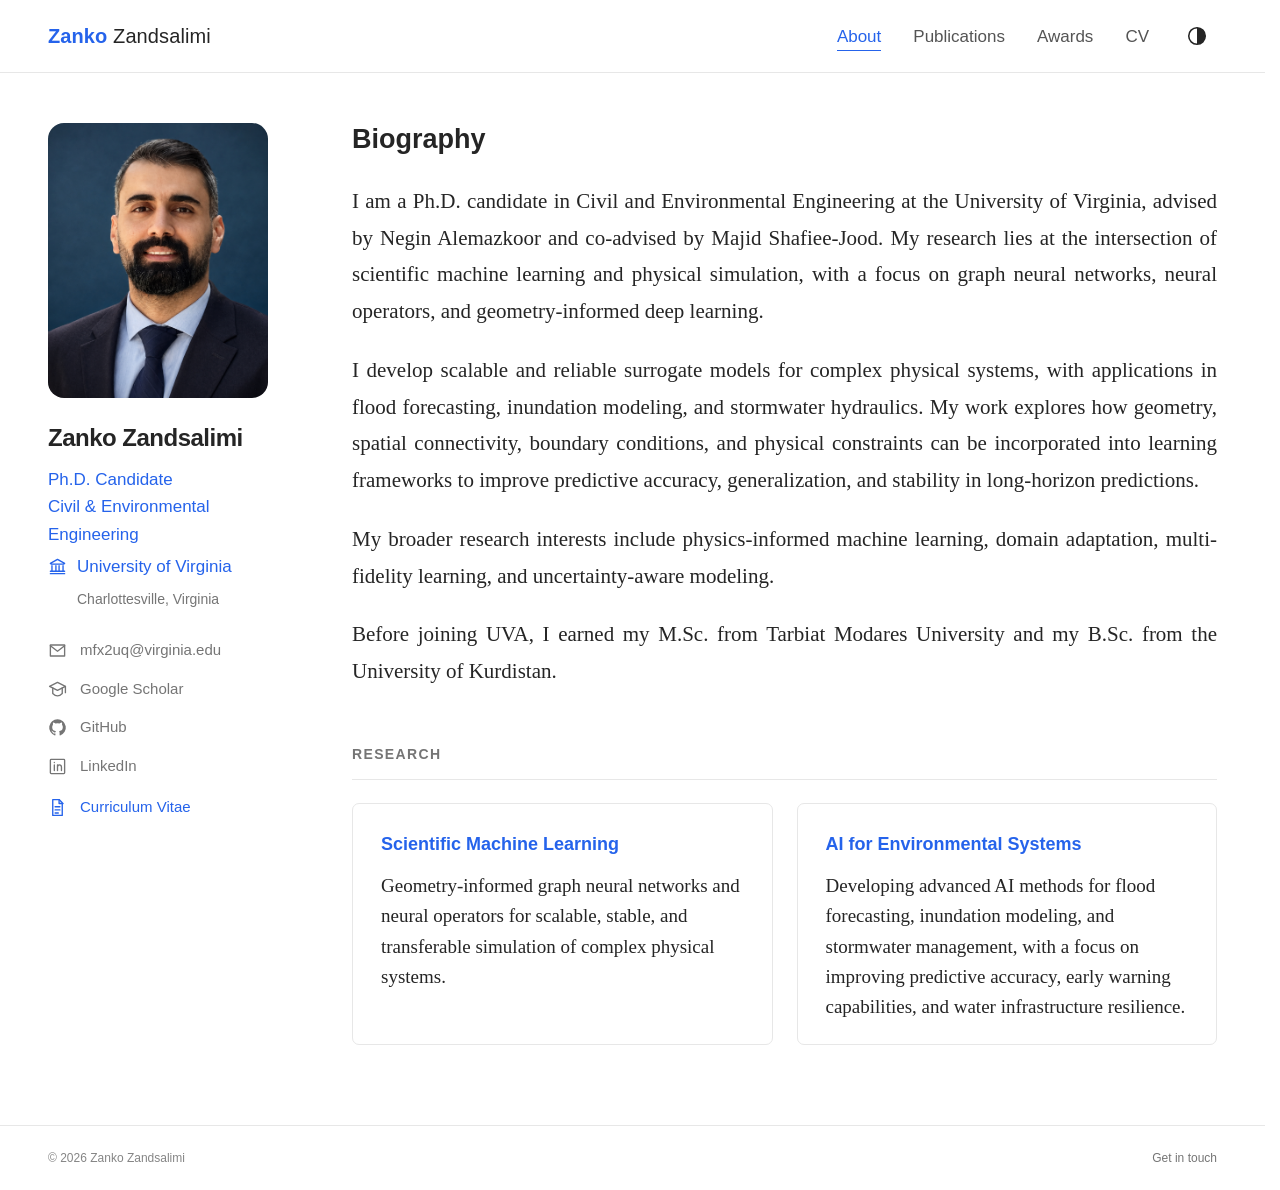
<file: index.html>
<!doctype html>
<html lang="en">
<head><meta charset="utf-8"><meta name="viewport" content="width=device-width, initial-scale=1"><meta name="color-scheme" content="light dark"><script src="theme-init.js"></script>
<meta name="robots" content="index, follow"><title>Zanko Zandsalimi | Scientific Machine Learning &amp; Flood Forecasting</title><meta name="description" content="Zanko Zandsalimi is a Ph.D. candidate at the University of Virginia working on scientific machine learning, geometry-informed models, and flood forecasting."><link rel="canonical" href="https://zandsalimizanko.github.io/">
<link rel="icon" type="image/svg+xml" href="assets/favicon.svg"><link rel="stylesheet" href="styles.css"><script src="site.js" defer></script></head>
<body><a class="skip-link" href="#main">Skip to content</a>
<header class="site-header"><div class="wrap header-inner"><a class="brand" href="index.html"><span class="brand-first">Zanko</span> <span class="brand-last">Zandsalimi</span></a>
<nav class="site-nav" id="navigation" aria-label="Main navigation"><a href="index.html" aria-current="page">About</a><a href="publications.html">Publications</a><a href="awards.html">Awards</a><a href="assets/CV_Zanko_Zandsalimi.pdf" target="_blank" rel="noopener noreferrer" title="Curriculum Vitae (PDF)">CV</a></nav>
<div class="header-controls"><button class="theme-toggle" type="button" aria-label="Switch to dark theme" aria-pressed="false" title="Switch to dark theme"><svg class="icon" viewBox="0 0 24 24" fill="none" stroke="currentColor" stroke-width="1.7" stroke-linecap="round" stroke-linejoin="round" aria-hidden="true"><circle cx="12" cy="12" r="9"/><path d="M12 3a9 9 0 0 1 0 18z" fill="currentColor" stroke="none"/></svg></button><button type="button" class="menu-toggle" aria-expanded="false" aria-controls="navigation" aria-label="Open navigation"><svg class="icon" viewBox="0 0 24 24" fill="none" stroke="currentColor" stroke-width="1.7" stroke-linecap="round" stroke-linejoin="round" aria-hidden="true"><path d="M4 6h16M4 12h16M4 18h16"/></svg><span>Menu</span></button></div></div></header>
<div class="wrap layout"><aside class="profile" aria-label="Profile">
    <img class="portrait" src="assets/zanko-zandsalimi.jpeg" width="480" height="600" alt="Portrait of Zanko Zandsalimi">
    <div class="profile-info"><h1>Zanko Zandsalimi</h1>
      <p class="role">Ph.D. Candidate<span>Civil &amp; Environmental Engineering</span></p>
      <p class="affiliation"><svg class="icon" viewBox="0 0 24 24" fill="none" stroke="currentColor" stroke-width="1.7" stroke-linecap="round" stroke-linejoin="round" aria-hidden="true"><path d="m3 8 9-5 9 5M4 9h16M5 11v7m5-7v7m4-7v7m5-7v7M3 21h18M3 18h18"/></svg><span>University of Virginia</span></p>
      <p class="location">Charlottesville, Virginia</p>
    </div>
    <div class="profile-links">
      <a class="email-link" href="mailto:mfx2uq@virginia.edu"><svg class="icon" viewBox="0 0 24 24" fill="none" stroke="currentColor" stroke-width="1.7" stroke-linecap="round" stroke-linejoin="round" aria-hidden="true"><path d="M3 5h18v14H3z"/><path d="m3 6 9 7 9-7"/></svg><span>mfx2uq@virginia.edu</span></a>
      <a href="https://scholar.google.com/citations?user=lIaSr3oAAAAJ" target="_blank" rel="noopener noreferrer"><svg class="icon" viewBox="0 0 24 24" fill="none" stroke="currentColor" stroke-width="1.7" stroke-linecap="round" stroke-linejoin="round" aria-hidden="true"><path d="m2 8 10-5 10 5-10 5z"/><path d="M6 10v7c4 4 8 4 12 0v-7M22 8v8"/></svg><span>Google Scholar</span></a>
      <a href="https://github.com/Zanko-WRM" target="_blank" rel="noopener noreferrer"><svg class="icon" viewBox="0 0 24 24" fill="none" stroke="currentColor" stroke-width="1.7" stroke-linecap="round" stroke-linejoin="round" aria-hidden="true"><path fill="currentColor" stroke="none" d="M12 1.5a10.5 10.5 0 0 0-3.32 20.46c.52.1.72-.22.72-.5v-1.95c-2.92.63-3.54-1.24-3.54-1.24-.48-1.21-1.17-1.53-1.17-1.53-.95-.65.08-.64.08-.64 1.05.08 1.6 1.08 1.6 1.08.94 1.6 2.46 1.14 3.06.87.1-.68.37-1.14.67-1.4-2.33-.27-4.78-1.17-4.78-5.19 0-1.15.41-2.09 1.08-2.82-.1-.27-.47-1.34.11-2.78 0 0 .88-.28 2.89 1.08a10 10 0 0 1 5.24 0c2-1.36 2.88-1.08 2.88-1.08.58 1.44.21 2.51.11 2.78.67.73 1.08 1.67 1.08 2.82 0 4.03-2.45 4.92-4.79 5.18.38.33.71.97.71 1.96v2.86c0 .28.19.61.72.5A10.5 10.5 0 0 0 12 1.5z"/></svg><span>GitHub</span></a>
      <a href="https://www.linkedin.com/in/zanko-zandsalimi-bb3569143/" target="_blank" rel="noopener noreferrer"><svg class="icon" viewBox="0 0 24 24" fill="none" stroke="currentColor" stroke-width="1.7" stroke-linecap="round" stroke-linejoin="round" aria-hidden="true"><rect x="3" y="3" width="18" height="18" rx="1"/><path d="M8 10v7M8 7v.1M12 17v-7m0 3c0-4 5-4 5 0v4"/></svg><span>LinkedIn</span></a>
      <a class="cv-link" href="assets/CV_Zanko_Zandsalimi.pdf" target="_blank" rel="noopener noreferrer"><svg class="icon" viewBox="0 0 24 24" fill="none" stroke="currentColor" stroke-width="1.7" stroke-linecap="round" stroke-linejoin="round" aria-hidden="true"><path d="M6 2h8l4 4v16H6z"/><path d="M14 2v5h5M9 11h6M9 15h6M9 19h4"/></svg><span>Curriculum Vitae</span></a>
    </div>
  </aside><main class="content" id="main" tabindex="-1"><section class="section" aria-labelledby="about"><h2 class="page-title biography-title" id="about">Biography</h2><div class="prose"><p>I am a Ph.D. candidate in Civil and Environmental Engineering at the University of Virginia, advised by Negin Alemazkoor and co-advised by Majid Shafiee-Jood. My research lies at the intersection of scientific machine learning and physical simulation, with a focus on graph neural networks, neural operators, and geometry-informed deep learning.</p><p>I develop scalable and reliable surrogate models for complex physical systems, with applications in flood forecasting, inundation modeling, and stormwater hydraulics. My work explores how geometry, spatial connectivity, boundary conditions, and physical constraints can be incorporated into learning frameworks to improve predictive accuracy, generalization, and stability in long-horizon predictions.</p><p>My broader research interests include physics-informed machine learning, domain adaptation, multi-fidelity learning, and uncertainty-aware modeling.</p><p>Before joining UVA, I earned my M.Sc. from Tarbiat Modares University and my B.Sc. from the University of Kurdistan.</p></div></section><section class="section" aria-labelledby="research"><h2 class="section-label" id="research">Research</h2><div class="research-grid"><article class="research-card"><h3>Scientific Machine Learning</h3><p>Geometry-informed graph neural networks and neural operators for scalable, stable, and transferable simulation of complex physical systems.</p></article><article class="research-card"><h3>AI for Environmental Systems</h3><p>Developing advanced AI methods for flood forecasting, inundation modeling, and stormwater management, with a focus on improving predictive accuracy, early warning capabilities, and water infrastructure resilience.</p></article></div></section></main></div>
<footer class="site-footer"><div class="wrap footer-inner"><span>© 2026 Zanko Zandsalimi</span><a href="mailto:mfx2uq@virginia.edu">Get in touch</a></div></footer>
</body></html>
</file>
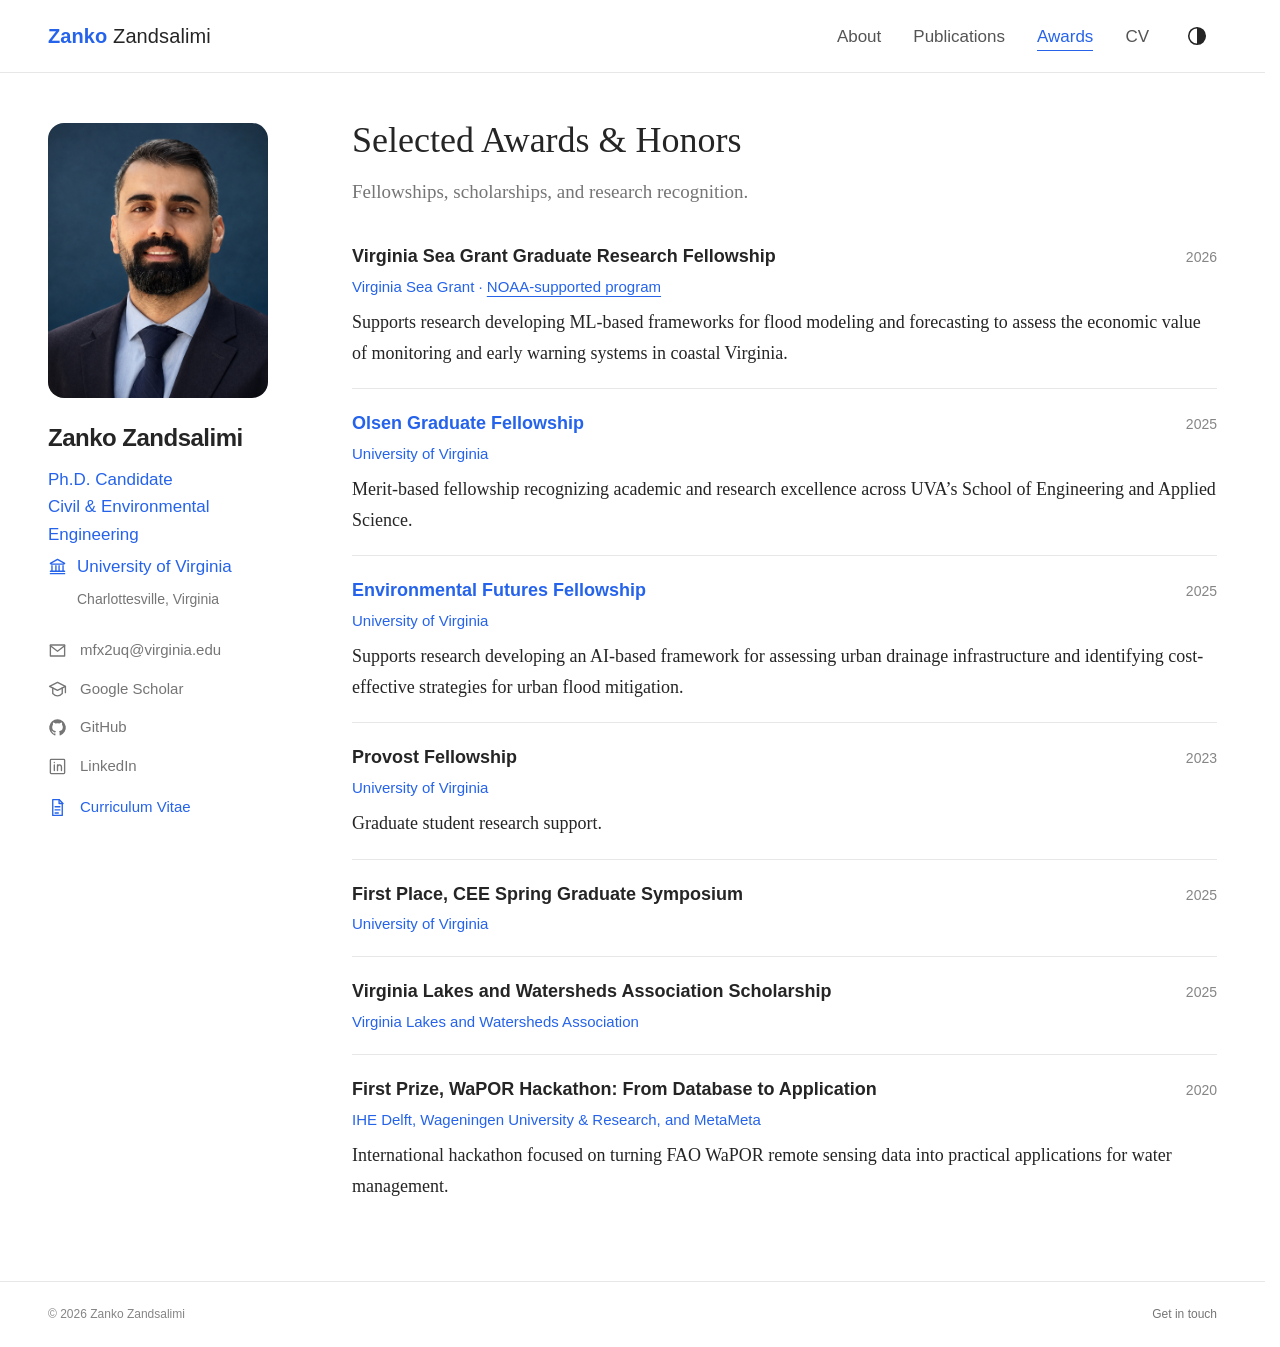
<file: awards.html>
<!doctype html>
<html lang="en">
<head><meta charset="utf-8"><meta name="viewport" content="width=device-width, initial-scale=1"><meta name="color-scheme" content="light dark"><script src="theme-init.js"></script>
<meta name="robots" content="index, follow"><title>Zanko Zandsalimi | Awards</title><meta name="description" content="Zanko Zandsalimi is a Ph.D. candidate at the University of Virginia working on scientific machine learning, geometry-informed models, and flood forecasting."><link rel="canonical" href="https://zandsalimizanko.github.io/awards.html">
<link rel="icon" type="image/svg+xml" href="assets/favicon.svg"><link rel="stylesheet" href="styles.css"><script src="site.js" defer></script></head>
<body><a class="skip-link" href="#main">Skip to content</a>
<header class="site-header"><div class="wrap header-inner"><a class="brand" href="index.html"><span class="brand-first">Zanko</span> <span class="brand-last">Zandsalimi</span></a>
<nav class="site-nav" id="navigation" aria-label="Main navigation"><a href="index.html">About</a><a href="publications.html">Publications</a><a href="awards.html" aria-current="page">Awards</a><a href="assets/CV_Zanko_Zandsalimi.pdf" target="_blank" rel="noopener noreferrer" title="Curriculum Vitae (PDF)">CV</a></nav>
<div class="header-controls"><button class="theme-toggle" type="button" aria-label="Switch to dark theme" aria-pressed="false" title="Switch to dark theme"><svg class="icon" viewBox="0 0 24 24" fill="none" stroke="currentColor" stroke-width="1.7" stroke-linecap="round" stroke-linejoin="round" aria-hidden="true"><circle cx="12" cy="12" r="9"/><path d="M12 3a9 9 0 0 1 0 18z" fill="currentColor" stroke="none"/></svg></button><button type="button" class="menu-toggle" aria-expanded="false" aria-controls="navigation" aria-label="Open navigation"><svg class="icon" viewBox="0 0 24 24" fill="none" stroke="currentColor" stroke-width="1.7" stroke-linecap="round" stroke-linejoin="round" aria-hidden="true"><path d="M4 6h16M4 12h16M4 18h16"/></svg><span>Menu</span></button></div></div></header>
<div class="wrap layout"><aside class="profile" aria-label="Profile">
    <img class="portrait" src="assets/zanko-zandsalimi.jpeg" width="480" height="600" alt="Portrait of Zanko Zandsalimi">
    <div class="profile-info"><h1>Zanko Zandsalimi</h1>
      <p class="role">Ph.D. Candidate<span>Civil &amp; Environmental Engineering</span></p>
      <p class="affiliation"><svg class="icon" viewBox="0 0 24 24" fill="none" stroke="currentColor" stroke-width="1.7" stroke-linecap="round" stroke-linejoin="round" aria-hidden="true"><path d="m3 8 9-5 9 5M4 9h16M5 11v7m5-7v7m4-7v7m5-7v7M3 21h18M3 18h18"/></svg><span>University of Virginia</span></p>
      <p class="location">Charlottesville, Virginia</p>
    </div>
    <div class="profile-links">
      <a class="email-link" href="mailto:mfx2uq@virginia.edu"><svg class="icon" viewBox="0 0 24 24" fill="none" stroke="currentColor" stroke-width="1.7" stroke-linecap="round" stroke-linejoin="round" aria-hidden="true"><path d="M3 5h18v14H3z"/><path d="m3 6 9 7 9-7"/></svg><span>mfx2uq@virginia.edu</span></a>
      <a href="https://scholar.google.com/citations?user=lIaSr3oAAAAJ" target="_blank" rel="noopener noreferrer"><svg class="icon" viewBox="0 0 24 24" fill="none" stroke="currentColor" stroke-width="1.7" stroke-linecap="round" stroke-linejoin="round" aria-hidden="true"><path d="m2 8 10-5 10 5-10 5z"/><path d="M6 10v7c4 4 8 4 12 0v-7M22 8v8"/></svg><span>Google Scholar</span></a>
      <a href="https://github.com/Zanko-WRM" target="_blank" rel="noopener noreferrer"><svg class="icon" viewBox="0 0 24 24" fill="none" stroke="currentColor" stroke-width="1.7" stroke-linecap="round" stroke-linejoin="round" aria-hidden="true"><path fill="currentColor" stroke="none" d="M12 1.5a10.5 10.5 0 0 0-3.32 20.46c.52.1.72-.22.72-.5v-1.95c-2.92.63-3.54-1.24-3.54-1.24-.48-1.21-1.17-1.53-1.17-1.53-.95-.65.08-.64.08-.64 1.05.08 1.6 1.08 1.6 1.08.94 1.6 2.46 1.14 3.06.87.1-.68.37-1.14.67-1.4-2.33-.27-4.78-1.17-4.78-5.19 0-1.15.41-2.09 1.08-2.82-.1-.27-.47-1.34.11-2.78 0 0 .88-.28 2.89 1.08a10 10 0 0 1 5.24 0c2-1.36 2.88-1.08 2.88-1.08.58 1.44.21 2.51.11 2.78.67.73 1.08 1.67 1.08 2.82 0 4.03-2.45 4.92-4.79 5.18.38.33.71.97.71 1.96v2.86c0 .28.19.61.72.5A10.5 10.5 0 0 0 12 1.5z"/></svg><span>GitHub</span></a>
      <a href="https://www.linkedin.com/in/zanko-zandsalimi-bb3569143/" target="_blank" rel="noopener noreferrer"><svg class="icon" viewBox="0 0 24 24" fill="none" stroke="currentColor" stroke-width="1.7" stroke-linecap="round" stroke-linejoin="round" aria-hidden="true"><rect x="3" y="3" width="18" height="18" rx="1"/><path d="M8 10v7M8 7v.1M12 17v-7m0 3c0-4 5-4 5 0v4"/></svg><span>LinkedIn</span></a>
      <a class="cv-link" href="assets/CV_Zanko_Zandsalimi.pdf" target="_blank" rel="noopener noreferrer"><svg class="icon" viewBox="0 0 24 24" fill="none" stroke="currentColor" stroke-width="1.7" stroke-linecap="round" stroke-linejoin="round" aria-hidden="true"><path d="M6 2h8l4 4v16H6z"/><path d="M14 2v5h5M9 11h6M9 15h6M9 19h4"/></svg><span>Curriculum Vitae</span></a>
    </div>
  </aside><main class="content" id="main" tabindex="-1"><h2 class="page-title">Selected Awards & Honors</h2><p class="page-intro">Fellowships, scholarships, and research recognition.</p><div class="timeline"><article class="timeline-item"><div class="item-top"><h3>Virginia Sea Grant Graduate Research Fellowship</h3><time>2026</time></div><p class="institution">Virginia Sea Grant · <a href="https://seagrant.noaa.gov/" target="_blank" rel="noopener noreferrer">NOAA-supported program</a></p><p class="item-detail">Supports research developing ML-based frameworks for flood modeling and forecasting to assess the economic value of monitoring and early warning systems in coastal Virginia.</p></article><article class="timeline-item"><div class="item-top"><h3><a href="https://engineering.virginia.edu/graduate-study/future-grad-students/graduate-fellowships/endowed-fellowships" target="_blank" rel="noopener noreferrer">Olsen Graduate Fellowship</a></h3><time>2025</time></div><p class="institution">University of Virginia</p><p class="item-detail">Merit-based fellowship recognizing academic and research excellence across UVA’s School of Engineering and Applied Science.</p></article><article class="timeline-item"><div class="item-top"><h3><a href="https://environment.virginia.edu/news/three-environmental-futures-fellows-help-communities-navigate-changing-climate" target="_blank" rel="noopener noreferrer">Environmental Futures Fellowship</a></h3><time>2025</time></div><p class="institution">University of Virginia</p><p class="item-detail">Supports research developing an AI-based framework for assessing urban drainage infrastructure and identifying cost-effective strategies for urban flood mitigation.</p></article><article class="timeline-item"><div class="item-top"><h3>Provost Fellowship</h3><time>2023</time></div><p class="institution">University of Virginia</p><p class="item-detail">Graduate student research support.</p></article><article class="timeline-item"><div class="item-top"><h3>First Place, CEE Spring Graduate Symposium</h3><time>2025</time></div><p class="institution">University of Virginia</p></article><article class="timeline-item"><div class="item-top"><h3>Virginia Lakes and Watersheds Association Scholarship</h3><time>2025</time></div><p class="institution">Virginia Lakes and Watersheds Association</p></article><article class="timeline-item"><div class="item-top"><h3>First Prize, WaPOR Hackathon: From Database to Application</h3><time>2020</time></div><p class="institution">IHE Delft, Wageningen University &amp; Research, and MetaMeta</p><p class="item-detail">International hackathon focused on turning FAO WaPOR remote sensing data into practical applications for water management.</p></article></div></main></div>
<footer class="site-footer"><div class="wrap footer-inner"><span>© 2026 Zanko Zandsalimi</span><a href="mailto:mfx2uq@virginia.edu">Get in touch</a></div></footer>
</body></html>
</file>
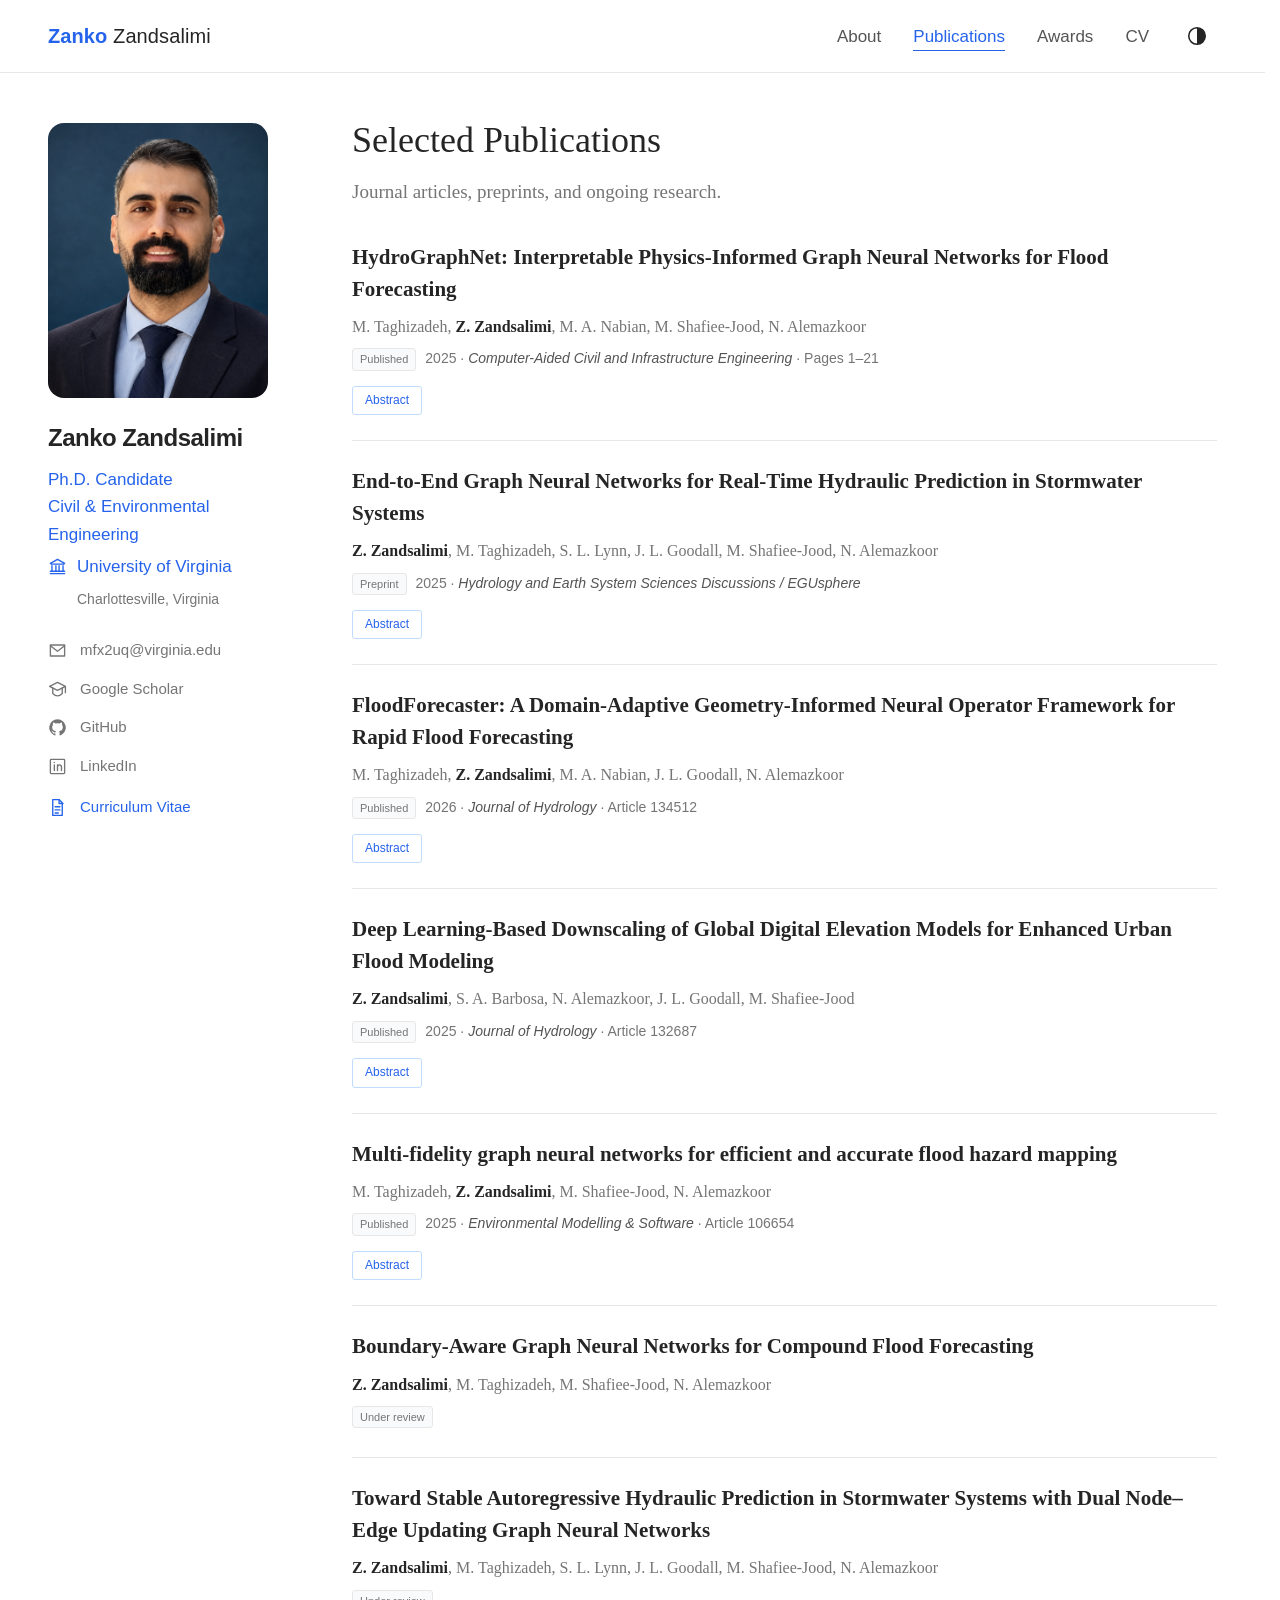
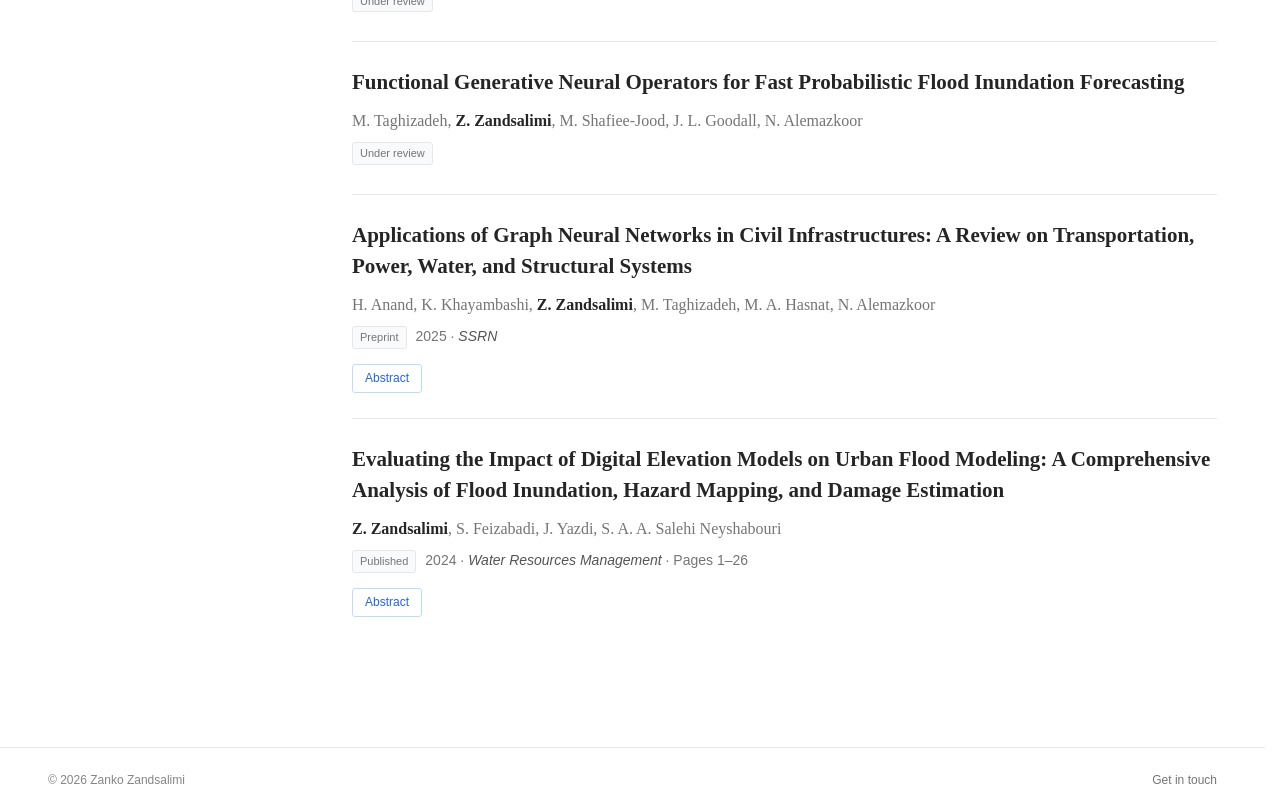
<file: publications.html>
<!doctype html>
<html lang="en">
<head><meta charset="utf-8"><meta name="viewport" content="width=device-width, initial-scale=1"><meta name="color-scheme" content="light dark"><script src="theme-init.js"></script>
<meta name="robots" content="index, follow"><title>Zanko Zandsalimi | Publications</title><meta name="description" content="Zanko Zandsalimi is a Ph.D. candidate at the University of Virginia working on scientific machine learning, geometry-informed models, and flood forecasting."><link rel="canonical" href="https://zandsalimizanko.github.io/publications.html">
<link rel="icon" type="image/svg+xml" href="assets/favicon.svg"><link rel="stylesheet" href="styles.css"><script src="site.js" defer></script></head>
<body><a class="skip-link" href="#main">Skip to content</a>
<header class="site-header"><div class="wrap header-inner"><a class="brand" href="index.html"><span class="brand-first">Zanko</span> <span class="brand-last">Zandsalimi</span></a>
<nav class="site-nav" id="navigation" aria-label="Main navigation"><a href="index.html">About</a><a href="publications.html" aria-current="page">Publications</a><a href="awards.html">Awards</a><a href="assets/CV_Zanko_Zandsalimi.pdf" target="_blank" rel="noopener noreferrer" title="Curriculum Vitae (PDF)">CV</a></nav>
<div class="header-controls"><button class="theme-toggle" type="button" aria-label="Switch to dark theme" aria-pressed="false" title="Switch to dark theme"><svg class="icon" viewBox="0 0 24 24" fill="none" stroke="currentColor" stroke-width="1.7" stroke-linecap="round" stroke-linejoin="round" aria-hidden="true"><circle cx="12" cy="12" r="9"/><path d="M12 3a9 9 0 0 1 0 18z" fill="currentColor" stroke="none"/></svg></button><button type="button" class="menu-toggle" aria-expanded="false" aria-controls="navigation" aria-label="Open navigation"><svg class="icon" viewBox="0 0 24 24" fill="none" stroke="currentColor" stroke-width="1.7" stroke-linecap="round" stroke-linejoin="round" aria-hidden="true"><path d="M4 6h16M4 12h16M4 18h16"/></svg><span>Menu</span></button></div></div></header>
<div class="wrap layout"><aside class="profile" aria-label="Profile">
    <img class="portrait" src="assets/zanko-zandsalimi.jpeg" width="480" height="600" alt="Portrait of Zanko Zandsalimi">
    <div class="profile-info"><h1>Zanko Zandsalimi</h1>
      <p class="role">Ph.D. Candidate<span>Civil &amp; Environmental Engineering</span></p>
      <p class="affiliation"><svg class="icon" viewBox="0 0 24 24" fill="none" stroke="currentColor" stroke-width="1.7" stroke-linecap="round" stroke-linejoin="round" aria-hidden="true"><path d="m3 8 9-5 9 5M4 9h16M5 11v7m5-7v7m4-7v7m5-7v7M3 21h18M3 18h18"/></svg><span>University of Virginia</span></p>
      <p class="location">Charlottesville, Virginia</p>
    </div>
    <div class="profile-links">
      <a class="email-link" href="mailto:mfx2uq@virginia.edu"><svg class="icon" viewBox="0 0 24 24" fill="none" stroke="currentColor" stroke-width="1.7" stroke-linecap="round" stroke-linejoin="round" aria-hidden="true"><path d="M3 5h18v14H3z"/><path d="m3 6 9 7 9-7"/></svg><span>mfx2uq@virginia.edu</span></a>
      <a href="https://scholar.google.com/citations?user=lIaSr3oAAAAJ" target="_blank" rel="noopener noreferrer"><svg class="icon" viewBox="0 0 24 24" fill="none" stroke="currentColor" stroke-width="1.7" stroke-linecap="round" stroke-linejoin="round" aria-hidden="true"><path d="m2 8 10-5 10 5-10 5z"/><path d="M6 10v7c4 4 8 4 12 0v-7M22 8v8"/></svg><span>Google Scholar</span></a>
      <a href="https://github.com/Zanko-WRM" target="_blank" rel="noopener noreferrer"><svg class="icon" viewBox="0 0 24 24" fill="none" stroke="currentColor" stroke-width="1.7" stroke-linecap="round" stroke-linejoin="round" aria-hidden="true"><path fill="currentColor" stroke="none" d="M12 1.5a10.5 10.5 0 0 0-3.32 20.46c.52.1.72-.22.72-.5v-1.95c-2.92.63-3.54-1.24-3.54-1.24-.48-1.21-1.17-1.53-1.17-1.53-.95-.65.08-.64.08-.64 1.05.08 1.6 1.08 1.6 1.08.94 1.6 2.46 1.14 3.06.87.1-.68.37-1.14.67-1.4-2.33-.27-4.78-1.17-4.78-5.19 0-1.15.41-2.09 1.08-2.82-.1-.27-.47-1.34.11-2.78 0 0 .88-.28 2.89 1.08a10 10 0 0 1 5.24 0c2-1.36 2.88-1.08 2.88-1.08.58 1.44.21 2.51.11 2.78.67.73 1.08 1.67 1.08 2.82 0 4.03-2.45 4.92-4.79 5.18.38.33.71.97.71 1.96v2.86c0 .28.19.61.72.5A10.5 10.5 0 0 0 12 1.5z"/></svg><span>GitHub</span></a>
      <a href="https://www.linkedin.com/in/zanko-zandsalimi-bb3569143/" target="_blank" rel="noopener noreferrer"><svg class="icon" viewBox="0 0 24 24" fill="none" stroke="currentColor" stroke-width="1.7" stroke-linecap="round" stroke-linejoin="round" aria-hidden="true"><rect x="3" y="3" width="18" height="18" rx="1"/><path d="M8 10v7M8 7v.1M12 17v-7m0 3c0-4 5-4 5 0v4"/></svg><span>LinkedIn</span></a>
      <a class="cv-link" href="assets/CV_Zanko_Zandsalimi.pdf" target="_blank" rel="noopener noreferrer"><svg class="icon" viewBox="0 0 24 24" fill="none" stroke="currentColor" stroke-width="1.7" stroke-linecap="round" stroke-linejoin="round" aria-hidden="true"><path d="M6 2h8l4 4v16H6z"/><path d="M14 2v5h5M9 11h6M9 15h6M9 19h4"/></svg><span>Curriculum Vitae</span></a>
    </div>
  </aside><main class="content" id="main" tabindex="-1"><h2 class="page-title">Selected Publications</h2><p class="page-intro">Journal articles, preprints, and ongoing research.</p>
    <ol class="publication-list" aria-label="Selected publications and manuscripts">
      <li class="publication"><h3><a href="https://doi.org/10.1111/mice.13484" target="_blank" rel="noopener noreferrer">HydroGraphNet: Interpretable Physics-Informed Graph Neural Networks for Flood Forecasting</a></h3><p class="authors">M. Taghizadeh, <strong>Z. Zandsalimi</strong>, M. A. Nabian, M. Shafiee-Jood, N. Alemazkoor</p>
          <p class="publication-meta"><span class="publication-status">Published</span><time datetime="2025-07">2025</time> · <em>Computer-Aided Civil and Infrastructure Engineering</em> · Pages 1–21</p>
          <button class="abstract-toggle" type="button" aria-expanded="false" aria-controls="publication-abstract-1" aria-label="Abstract for HydroGraphNet: Interpretable Physics-Informed Graph Neural Networks for Flood Forecasting">Abstract</button><div class="publication-abstract" id="publication-abstract-1" hidden><p>Climate change has intensified extreme weather events, with floods causing significant socioeconomic and environmental damage. Accurate flood forecasting is crucial for disaster preparedness and risk mitigation, yet traditional hydrodynamic models, while precise, are computationally prohibitive for real-time applications. Machine learning surrogates, such as graph neural networks (GNNs), improve efficiency but often lack physical consistency and interpretability. This paper introduces HydroGraphNet, a novel physics-informed GNN framework that, for the first time, integrates the Kolmogorov–Arnold Network (KAN) to enhance model interpretability in unstructured mesh-based flood forecasting. The framework embeds mass conservation laws into the loss function, ensuring physically consistent predictions. Additionally, it employs an autoregressive encoder–processor–decoder architecture that captures spatiotemporal flood dynamics while mitigating error accumulation over long forecasting horizons. Validation on flood data from the White River near Muncie, Indiana, demonstrates a 67% reduction in prediction error, near-zero mass balance error, and a 58% improvement in the critical success index for major flood events compared to a baseline GNN model. These results highlight the potential of the proposed framework to advance real-time flood forecasting with improved physical consistency and interpretability.</p></div></li><li class="publication"><h3><a href="https://doi.org/10.5194/egusphere-2025-3655" target="_blank" rel="noopener noreferrer">End-to-End Graph Neural Networks for Real-Time Hydraulic Prediction in Stormwater Systems</a></h3><p class="authors"><strong>Z. Zandsalimi</strong>, M. Taghizadeh, S. L. Lynn, J. L. Goodall, M. Shafiee-Jood, N. Alemazkoor</p>
          <p class="publication-meta"><span class="publication-status">Preprint</span><time datetime="2025-09-01">2025</time> · <em>Hydrology and Earth System Sciences Discussions / EGUsphere</em></p>
          <button class="abstract-toggle" type="button" aria-expanded="false" aria-controls="publication-abstract-2" aria-label="Abstract for End-to-End Graph Neural Networks for Real-Time Hydraulic Prediction in Stormwater Systems">Abstract</button><div class="publication-abstract" id="publication-abstract-2" hidden><p>Urban stormwater systems (SWS) play a critical role in protecting communities from pluvial flooding, ensuring public safety, and supporting resilient infrastructure planning. As climate variability intensifies and urbanization accelerates, there is a growing need for timely and accurate hydraulic predictions to support real-time control and flood mitigation strategies. While physics-based models such as SWMM provide detailed simulations of rainfall-runoff and flow routing processes, their computational demands often limit their feasibility for real-time applications. Surrogate models based on machine learning offer faster alternatives, but most rely on fully connected or grid-based architectures that struggle to capture the irregular spatial structure of drainage networks, often requiring precomputed runoff inputs and focusing only on node-level predictions. To address these limitations, we present GNN-SWS, a novel end-to-end graph neural network (GNN) surrogate model that emulates rainfall-driven hydraulic behavior across stormwater systems. The model predicts hydraulic states at both junctions and conduits directly from rainfall inputs, capturing the coupled dynamics of runoff generation and flow routing. It incorporates a spatiotemporal encoder–processor–decoder architecture with tailored message passing, autoregressive forecasting, and physics-guided constraints to improve predictive accuracy and physical consistency. Additionally, a training strategy based on the pushforward trick enhances model stability over extended prediction horizons. Applied to a real-world urban watershed, GNN-SWS demonstrates strong potential as a fast, scalable, and data-efficient alternative to traditional solvers. This framework supports key applications in urban flood risk assessment, real-time stormwater control, and the optimization of resilient infrastructure systems.</p></div></li><li class="publication"><h3><a href="https://doi.org/10.1016/j.jhydrol.2025.134512" target="_blank" rel="noopener noreferrer">FloodForecaster: A Domain-Adaptive Geometry-Informed Neural Operator Framework for Rapid Flood Forecasting</a></h3><p class="authors">M. Taghizadeh, <strong>Z. Zandsalimi</strong>, M. A. Nabian, J. L. Goodall, N. Alemazkoor</p>
          <p class="publication-meta"><span class="publication-status">Published</span><time datetime="2026-01">2026</time> · <em>Journal of Hydrology</em> · Article 134512</p>
          <button class="abstract-toggle" type="button" aria-expanded="false" aria-controls="publication-abstract-3" aria-label="Abstract for FloodForecaster: A Domain-Adaptive Geometry-Informed Neural Operator Framework for Rapid Flood Forecasting">Abstract</button><div class="publication-abstract" id="publication-abstract-3" hidden><p>High-resolution flood forecasting over large domains requires models that are both computationally efficient and generalizable. While traditional physical models are too slow, existing machine learning methods often struggle with complex geometries or adapting to new regions. This paper introduces FloodForecaster, a novel deep learning framework built upon a time-dependent geometry-informed neural operator (GINO). This core predictive model synergizes graph neural operators to process irregular terrain with Fourier neural operators to efficiently capture global flood dynamics, demonstrating superior accuracy and stability over state-of-the-art GNN baselines. To ensure transferability, the framework integrates a domain adaptation technique using a gradient reversal layer, which encourages the model to learn domain-invariant physical features. Evaluated on a multi-segment case study, this adaptation technique proves more effective than conventionally fine-tuning the base GINO model. While standard fine-tuning leads to catastrophic forgetting of source-domain knowledge, our approach successfully preserves the model’s original expertise while also effectively learning the hydraulics of new river segments. This successful adaptation is also highly data-efficient, achieving strong performance with as few as 10 training simulations from a new domain and reducing prediction error by approximately 75% compared to fine-tuning. FloodForecaster thus offers a significant advancement toward developing transferable, real-time flood forecasting systems.</p></div></li><li class="publication"><h3><a href="https://doi.org/10.1016/j.jhydrol.2025.132687" target="_blank" rel="noopener noreferrer">Deep Learning-Based Downscaling of Global Digital Elevation Models for Enhanced Urban Flood Modeling</a></h3><p class="authors"><strong>Z. Zandsalimi</strong>, S. A. Barbosa, N. Alemazkoor, J. L. Goodall, M. Shafiee-Jood</p>
          <p class="publication-meta"><span class="publication-status">Published</span><time datetime="2025-06">2025</time> · <em>Journal of Hydrology</em> · Article 132687</p>
          <button class="abstract-toggle" type="button" aria-expanded="false" aria-controls="publication-abstract-4" aria-label="Abstract for Deep Learning-Based Downscaling of Global Digital Elevation Models for Enhanced Urban Flood Modeling">Abstract</button><div class="publication-abstract" id="publication-abstract-4" hidden><p>Urban flood modeling depends heavily on the quality of Digital Elevation Models (DEMs). However, accurate, high-resolution DEMs are often expensive and not widely available, particularly in data-limited regions. Consequently, researchers frequently rely on Global Digital Elevation Models (GDEMs), which suffer from vertical biases and limited spatial resolution. This limitation is especially critical in urban settings, where detailed terrain features are essential for accurate flood prediction. In this study, we introduce a novel methodology that leverages Convolutional Neural Network (CNN) architecture (U-Net) and utilizes GDEMs and other publicly available datasets (e.g., Landsat-8, Sentinel-1, and Sentinel-2) to produce an enhanced DEM with a 5-meter spatial resolution. Using USGS high-resolution DEMs as a reference, our results demonstrate that our method is able to generate DEMs with significantly lower vertical biases (82.1% lower RMSE and 87.8% lower MAE) compared to GDEMs. Additionally, the model produces a more detailed representation of urban features that are essential for flood pattern analysis. By applying this improved DEM within a flood simulation model, we show that the Probability of Detection increases by 12% increase and the False Alarm Ratio decreases by 13% compared to GDEMs. These findings underscore the potential of using deep learning and multi-source data to improve DEM quality for more accurate urban flood modeling and management in data-limited regions.</p></div></li><li class="publication"><h3><a href="https://doi.org/10.1016/j.envsoft.2025.106654" target="_blank" rel="noopener noreferrer">Multi-fidelity graph neural networks for efficient and accurate flood hazard mapping</a></h3><p class="authors">M. Taghizadeh, <strong>Z. Zandsalimi</strong>, M. Shafiee-Jood, N. Alemazkoor</p>
          <p class="publication-meta"><span class="publication-status">Published</span><time datetime="2025-09">2025</time> · <em>Environmental Modelling &amp; Software</em> · Article 106654</p>
          <button class="abstract-toggle" type="button" aria-expanded="false" aria-controls="publication-abstract-5" aria-label="Abstract for Multi-fidelity graph neural networks for efficient and accurate flood hazard mapping">Abstract</button><div class="publication-abstract" id="publication-abstract-5" hidden><p>Generating high-resolution flood hazard maps with traditional hydrodynamic models is computationally prohibitive. While surrogate models like graph neural networks (GNNs) offer a faster alternative, they require large, expensive-to-generate, high-fidelity training datasets. This study addresses the critical challenge of creating accurate surrogate models with limited high-fidelity data. We propose a novel multi-fidelity graph neural network (MFGNN) framework that integrates numerous inexpensive, coarse-resolution simulations with a few high-fidelity runs. The method uses a hierarchical pipeline where one GNN learns broad flood patterns from low-fidelity data, and a second GNN learns to predict and apply a high-resolution correction based on the residual error. Comprehensive validation across diverse fluvial and pluvial flood scenarios demonstrates that the MFGNN framework significantly reduces prediction error compared to a standard GNN trained with an equivalent computational budget. This computationally efficient, novel framework makes development of accurate, high-resolution surrogate models for large floodplains feasible by lowering the data-generation barrier.</p></div></li><li class="publication"><h3>Boundary-Aware Graph Neural Networks for Compound Flood Forecasting</h3><p class="authors"><strong>Z. Zandsalimi</strong>, M. Taghizadeh, M. Shafiee-Jood, N. Alemazkoor</p>
          <p class="publication-meta"><span class="publication-status">Under review</span></p>
          </li><li class="publication"><h3>Toward Stable Autoregressive Hydraulic Prediction in Stormwater Systems with Dual Node–Edge Updating Graph Neural Networks</h3><p class="authors"><strong>Z. Zandsalimi</strong>, M. Taghizadeh, S. L. Lynn, J. L. Goodall, M. Shafiee-Jood, N. Alemazkoor</p>
          <p class="publication-meta"><span class="publication-status">Under review</span></p>
          </li><li class="publication"><h3>Functional Generative Neural Operators for Fast Probabilistic Flood Inundation Forecasting</h3><p class="authors">M. Taghizadeh, <strong>Z. Zandsalimi</strong>, M. Shafiee-Jood, J. L. Goodall, N. Alemazkoor</p>
          <p class="publication-meta"><span class="publication-status">Under review</span></p>
          </li><li class="publication"><h3><a href="https://doi.org/10.2139/ssrn.5385353" target="_blank" rel="noopener noreferrer">Applications of Graph Neural Networks in Civil Infrastructures: A Review on Transportation, Power, Water, and Structural Systems</a></h3><p class="authors">H. Anand, K. Khayambashi, <strong>Z. Zandsalimi</strong>, M. Taghizadeh, M. A. Hasnat, N. Alemazkoor</p>
          <p class="publication-meta"><span class="publication-status">Preprint</span><time datetime="2025-08-09">2025</time> · <em>SSRN</em></p>
          <button class="abstract-toggle" type="button" aria-expanded="false" aria-controls="publication-abstract-9" aria-label="Abstract for Applications of Graph Neural Networks in Civil Infrastructures: A Review on Transportation, Power, Water, and Structural Systems">Abstract</button><div class="publication-abstract" id="publication-abstract-9" hidden><p>Graph Neural Networks (GNNs) are transforming how we model, analyze, and optimize civil infrastructure systems, which form the backbone of modern society. Transportation networks, power grids, water distribution systems, and structural assets are highly complex, dynamically evolving, and critical to economic stability, public safety, and resource management. Their efficient operation and resilience against disruptions rely on advanced computational methods capable of capturing inherent dependencies and real-time interactions, challenges that traditional modeling approaches struggle to address. GNNs, by representing these systems as graph-structured data, offer a powerful framework for learning spatial, temporal, and relational dependencies, enabling predictive insights, adaptive decision-making, and optimization at scale. This review systematically examines the role of GNNs in improving situational awareness, predictive analysis, and infrastructure operations, highlighting advancements in architectures, methodological innovations, and real-world applications. We further assess key challenges, including model interpretability, real-time adaptability, and cross-domain data integration, and identify research directions necessary for bridging theoretical developments with practical implementation. By synthesizing recent advancements, this review provides a structured foundation for leveraging GNNs to build more intelligent, resilient, and sustainable infrastructure systems.</p></div></li><li class="publication"><h3><a href="https://doi.org/10.1007/s11269-024-03862-4" target="_blank" rel="noopener noreferrer">Evaluating the Impact of Digital Elevation Models on Urban Flood Modeling: A Comprehensive Analysis of Flood Inundation, Hazard Mapping, and Damage Estimation</a></h3><p class="authors"><strong>Z. Zandsalimi</strong>, S. Feizabadi, J. Yazdi, S. A. A. Salehi Neyshabouri</p>
          <p class="publication-meta"><span class="publication-status">Published</span><time datetime="2024">2024</time> · <em>Water Resources Management</em> · Pages 1–26</p>
          <button class="abstract-toggle" type="button" aria-expanded="false" aria-controls="publication-abstract-10" aria-label="Abstract for Evaluating the Impact of Digital Elevation Models on Urban Flood Modeling: A Comprehensive Analysis of Flood Inundation, Hazard Mapping, and Damage Estimation">Abstract</button><div class="publication-abstract" id="publication-abstract-10" hidden><p>Digital Elevation Models (DEMs) play a crucial role in flood management. This study aims to assess the effect of various global DEMs (GDEMs), including ALOS-12.5 m, ALOS-30 m, SRTM-30 m, SRTM-90 m, and NASADEM-30 m, on flood risk modeling in a densely urban area. The 1D-2D MIKE FLOOD hydraulic model was employed for the flood modeling. The process involved using a high-resolution DEM (Pleiades-1A 1 m) as the reference map (RM1), along with other GDEMs, to simulate a 50-year return period flood. The performance of GDEMs was then assessed in terms of flood inundation extent, flood hazard, and flood damage estimation, assessing their accuracy against the RM1. The study also explored the trade-offs between accuracy and efficiency by examining the effects of substituting the high-resolution map with a 5-m resolution map (Res_5 m) created through resampling. Results revealed that GDEMs tend to overestimate flood extent and underestimate depth, leading to inaccurate flood risk assessments. Among the GDEMs, NASADEM-30 and SRTM-30 outperformed others in simulating flood inundation extent but resulted in a more uniform flood depth distribution; approximately 70% of the flood extent was categorized with depths of less than 0.3 m, nearly double that of the RM1. This discrepancy led to an underestimation and overestimation of higher (H3-H6) and lower (H1) hazard levels by approximately 50%, respectively. Furthermore, GDEMs significantly overestimated flood damages, with NASADEM-30 showing a 161% overestimation compared to the RM1. Ultimately, the Res_5 m was a viable alternative for urban flood simulations as it led only to a modest 6% decrease in the flood zone area.</p></div></li>
    </ol></main></div>
<footer class="site-footer"><div class="wrap footer-inner"><span>© 2026 Zanko Zandsalimi</span><a href="mailto:mfx2uq@virginia.edu">Get in touch</a></div></footer>
</body></html>
</file>
<file: styles.css>
:root {
  color-scheme: light;
  --accent: #2563eb;
  --accent-dark: #1d4ed8;
  --ink: #252525;
  --muted: #757575;
  --line: #e7e7e7;
  --soft: #f8fafc;
  --background: #fff;
  --secondary: #545454;
  --subtle: #858585;
  --highlight: #eff6ff;
  --highlight-border: #93c5fd;
  --link-border: #bfdbfe;
  --sans: -apple-system, BlinkMacSystemFont, "Segoe UI", Arial, sans-serif;
  --serif: Georgia, "Times New Roman", serif;
}
:root[data-theme="dark"] {
  color-scheme: dark;
  --background: #1c1d22;
  --ink: #e8e8ed;
  --accent: #60a5fa;
  --accent-dark: #93c5fd;
  --secondary: #d0cdd5;
  --muted: #b4b1bd;
  --subtle: #a09da8;
  --line: #39383f;
  --soft: #25252c;
  --highlight: #172c46;
  --highlight-border: #60a5fa;
  --link-border: #365d85;
}
* { box-sizing: border-box; }
.sr-only { position: absolute; width: 1px; height: 1px; padding: 0; margin: -1px; overflow: hidden; clip-path: inset(50%); white-space: nowrap; border: 0; }
html { scroll-behavior: smooth; scrollbar-gutter: stable; }
body { margin: 0; background: var(--background); color: var(--ink); font-family: var(--sans); font-size: 16px; }
a { color: var(--accent); text-decoration: none; text-underline-offset: 4px; }
a:hover { color: var(--accent-dark); text-decoration: underline; }
button, input { font: inherit; }
button { cursor: pointer; }
button:focus-visible, a:focus-visible, summary:focus-visible, [tabindex]:focus-visible {
  outline: 3px solid var(--accent); outline-offset: 5px; border-radius: 3px;
}
.skip-link { position: fixed; top: -100px; left: 18px; z-index: 50; padding: 12px 18px; background: var(--background); border: 1px solid var(--accent); }
.skip-link:focus { top: 12px; }
.wrap { width: min(1320px, calc(100% - 96px)); margin-inline: auto; }
.site-header { border-bottom: 1px solid var(--line); background: var(--background); }
.header-inner { min-height: 72px; display: flex; align-items: center; justify-content: space-between; gap: 28px; }
.brand { font-size: 20px; font-weight: 650; white-space: nowrap; letter-spacing: .1px; }
.brand:hover { text-decoration: none; }
.brand-first { color: var(--accent); font-weight: 650; }
.brand-last { color: var(--ink); font-weight: 400; }
.site-nav { display: flex; align-items: stretch; gap: 32px; margin-left: auto; }
.site-nav a { position: relative; padding: 23px 0 21px; color: var(--secondary); font-size: 17px; white-space: nowrap; }
.site-nav a:hover { color: var(--accent); text-decoration: none; }
.site-nav a[aria-current="page"] { color: var(--accent); }
.site-nav a[aria-current="page"]::after { content: ""; height: 1px; background: var(--accent); position: absolute; left: 0; right: 0; bottom: 17px; }
.header-controls { display: flex; align-items: center; gap: 10px; flex-shrink: 0; }
.theme-toggle { display: inline-flex; align-items: center; justify-content: center; width: 40px; height: 40px; padding: 9px; color: var(--ink); border: 0; background: transparent; border-radius: 50%; }
.theme-toggle:hover { background: var(--soft); }
.theme-toggle .icon { width: 22px; height: 22px; }
.menu-toggle { display: none; border: 1px solid var(--line); border-radius: 5px; background: var(--background); padding: 8px 12px; color: var(--ink); align-items: center; gap: 8px; }
.icon { width: 19px; height: 19px; fill: none; flex-shrink: 0; }
.layout { display: grid; grid-template-columns: 240px minmax(0, 1fr); column-gap: 64px; align-items: start; padding-top: 50px; padding-bottom: 80px; }
.profile { min-width: 0; }
.portrait { display: block; width: 220px; max-width: 100%; height: auto; aspect-ratio: 4 / 5; object-fit: cover; border-radius: 16px; background: #f0ede9; }
.profile h1 { font-size: 24px; line-height: 1.3; letter-spacing: -.5px; margin: 24px 0 13px; font-weight: 650; }
.role { color: var(--accent); font-size: 17px; line-height: 1.6; margin: 0 0 5px; }
.role span { display: block; }
.affiliation { display: flex; align-items: start; gap: 10px; margin: 0; color: var(--accent); font-size: 17px; line-height: 1.6; }
.affiliation .icon { margin-top: 4px; }
.location { color: var(--muted); font-size: 14px; margin: 8px 0 0 29px; line-height: 1.6; }
.profile-links { display: flex; flex-direction: column; align-items: start; gap: 16px; margin-top: 29px; }
.profile-links a { display: inline-flex; align-items: center; gap: 13px; color: var(--muted); font-size: 15px; line-height: 1.5; overflow-wrap: anywhere; }
.profile-links a:hover { color: var(--accent); }
.profile-links .cv-link { color: var(--accent); margin-top: 3px; }
.content { min-width: 0; }
.section { margin-bottom: 54px; }
.section:last-child { margin-bottom: 0; }
.section-label { font-family: var(--sans); font-size: 14px; line-height: 1.5; color: var(--muted); font-weight: 600; letter-spacing: 1.35px; text-transform: uppercase; border-bottom: 1px solid var(--line); padding-bottom: 14px; margin: 0 0 23px; }
.prose { font-family: var(--serif); font-size: 21px; line-height: 1.75; }
.prose p { margin: 0 0 22px; text-align: justify; }
.prose p:last-child { margin-bottom: 0; }
.research-grid { display: grid; grid-template-columns: repeat(2, minmax(0, 1fr)); gap: 24px; align-items: stretch; }
.research-card { display: flex; flex-direction: column; padding: 27px 28px 21px; border: 1px solid var(--line); border-radius: 7px; }
.research-card h3 { color: var(--accent); font-size: 18px; line-height: 1.45; margin: 0 0 14px; font-weight: 650; }
.research-card > p { margin: 0; font-family: var(--serif); font-size: 19px; line-height: 1.6; }
.experience-panel { border: 1px solid var(--line); border-radius: 7px; padding: 27px 30px 20px; }
.experience-heading { display: flex; align-items: center; justify-content: space-between; gap: 20px; border-bottom: 1px solid var(--line); padding-bottom: 18px; }
.experience-heading h2 { margin: 0; color: var(--muted); font-size: 14px; font-weight: 600; line-height: 1.5; letter-spacing: 1.35px; text-transform: uppercase; }
.experience-heading > span { color: var(--muted); font-size: 13px; }
.experience-viewport { position: relative; height: 320px; overflow-y: auto; scrollbar-width: thin; scrollbar-color: var(--line) transparent; scroll-snap-type: y proximity; }
.experience-entry { display: flex; flex-direction: column; justify-content: center; align-items: flex-start; min-height: 320px; padding: 28px 24px 28px 0; scroll-snap-align: start; }
.experience-entry time { color: var(--muted); font-size: 14px; line-height: 1.5; margin-bottom: 14px; }
.experience-entry h3 { margin: 0 0 10px; font-family: var(--serif); font-size: 30px; font-weight: 500; line-height: 1.3; }
.experience-institution { color: var(--accent); font-size: 16px; line-height: 1.6; margin: 0 0 21px; }
.experience-detail { max-width: 62ch; margin: 0 0 20px; font-family: var(--serif); font-size: 20px; line-height: 1.65; }
.experience-topics { color: var(--muted); font-size: 13px; line-height: 1.7; margin: 0; }
.experience-navigation { display: flex; align-items: center; justify-content: space-between; gap: 16px; border-top: 1px solid var(--line); padding-top: 16px; }
.experience-navigation[hidden] { display: none; }
.experience-navigation button { display: flex; align-items: center; justify-content: center; flex-shrink: 0; width: 44px; height: 40px; padding: 10px; border: 1px solid var(--line); border-radius: 4px; background: var(--background); color: var(--ink); }
.experience-navigation button:hover:enabled { background: var(--highlight); color: var(--accent); border-color: var(--highlight-border); }
.experience-navigation button:disabled { opacity: .35; cursor: default; }
.experience-status { color: var(--muted); font-size: 13px; line-height: 1.6; text-align: center; }
.research-card details { border-top: 1px solid var(--line); padding-top: 16px; margin-top: auto; }
.research-card summary { color: var(--muted); font-size: 14px; font-weight: 600; line-height: 1.6; cursor: pointer; }
.research-card summary::marker { color: var(--accent); font-size: 11px; }
.research-card details ul { margin: 17px 0 3px; padding-left: 18px; color: var(--accent); }
.research-card details li { padding: 0 0 12px 2px; font-size: 14px; line-height: 1.6; }
.news-panel { border: 1px solid var(--line); border-radius: 7px; max-height: 380px; overflow-y: auto; scrollbar-width: thin; scrollbar-color: #c5c5c5 transparent; padding: 0 23px; overscroll-behavior: contain; }
.news-row { display: grid; grid-template-columns: 92px minmax(0, 1fr); gap: 23px; padding: 22px 0; border-bottom: 1px solid var(--line); }
.news-row:last-child { border-bottom: 0; }
.news-row time { color: var(--subtle); font-size: 14px; padding-top: 5px; }
.news-row p { font-family: var(--serif); font-size: 18px; line-height: 1.7; margin: 0; }
.news-row a { color: inherit; text-decoration: underline; text-decoration-color: var(--link-border); }
.timeline { display: grid; gap: 0; }
.timeline-item { padding: 20px 0; border-bottom: 1px solid var(--line); }
.timeline-item:first-child { padding-top: 0; }
.timeline-item:last-child { border: 0; padding-bottom: 0; }
.item-top { display: flex; gap: 16px; align-items: baseline; justify-content: space-between; }
.item-top h3 { font-size: 18px; line-height: 1.6; font-weight: 600; margin: 0; }
.item-top time { color: var(--subtle); font-size: 14px; line-height: 1.6; flex-shrink: 0; }
.institution { color: var(--accent); font-size: 15px; line-height: 1.6; margin: 4px 0 0; }
.institution a { text-decoration: underline; text-decoration-thickness: 1px; }
.item-detail { font-family: var(--serif); font-size: 18px; line-height: 1.7; margin: 8px 0 0; }
.page-title { font-family: var(--serif); font-size: 36px; font-weight: 500; line-height: 1.25; margin: -5px 0 13px; }
.biography-title { font-family: var(--sans); font-size: 27px; font-weight: 650; margin: 0 0 26px; }
.page-intro { font-family: var(--serif); color: var(--muted); font-size: 19px; line-height: 1.7; margin: 0 0 34px; }
.subheading { font-size: 14px; letter-spacing: 1.1px; color: var(--muted); text-transform: uppercase; border-bottom: 1px solid var(--line); padding-bottom: 12px; margin: 36px 0 23px; }
.publication-list { list-style: none; padding: 0; margin: 0; }
.publication { padding-bottom: 25px; margin-bottom: 25px; border-bottom: 1px solid var(--line); }
.publication:last-child { border: 0; }
.publication h3 { font-family: var(--serif); font-size: 21px; line-height: 1.5; font-weight: 600; margin: 0 0 8px; }
.publication h3 a { color: var(--ink); }
.publication h3 a:hover { color: var(--accent); }
.authors { font-family: var(--serif); color: var(--muted); font-size: 16px; line-height: 1.7; margin: 0 0 7px; }
.authors strong { font-weight: 600; color: var(--ink); }
.publication-meta { color: var(--muted); font-size: 14px; line-height: 1.7; margin: 0; }
.publication-status { display: inline-block; vertical-align: baseline; margin: 0 9px 4px 0; padding: 1px 7px; border: 1px solid var(--line); border-radius: 3px; background: var(--soft); color: var(--muted); font-family: var(--sans); font-size: 11px; line-height: 1.7; white-space: nowrap; }
.publication-meta em { color: var(--secondary); }
.abstract-toggle { display: inline-block; margin-top: 11px; padding: 4px 12px; border: 1px solid var(--link-border); border-radius: 3px; background: transparent; color: var(--accent); font-size: 12px; line-height: 1.6; }
.abstract-toggle:hover, .abstract-toggle[aria-expanded="true"] { background: var(--highlight); border-color: var(--highlight-border); }
.publication-abstract { margin-top: 13px; padding: 15px 18px; border-left: 2px solid var(--link-border); border-radius: 0 4px 4px 0; background: var(--soft); }
.publication-abstract p { margin: 0; color: var(--secondary); font-family: var(--serif); font-size: 16px; line-height: 1.8; }
.teaching-entry { padding: 0 0 32px; margin-bottom: 30px; border-bottom: 1px solid var(--line); }
.teaching-entry:last-child { border: 0; }
.course-title { font-family: var(--serif); font-size: 23px; line-height: 1.5; margin: 11px 0; }
.presentation { display: grid; grid-template-columns: 85px minmax(0, 1fr); gap: 23px; padding: 0 0 24px; margin: 0 0 24px; border-bottom: 1px solid var(--line); }
.presentation time { color: #858585; font-size: 14px; line-height: 1.7; }
.presentation h3 { font-family: var(--serif); font-size: 21px; line-height: 1.5; font-weight: 500; margin: 0 0 8px; }
.presentation p { font-size: 14px; line-height: 1.7; color: #707070; margin: 4px 0; }
.presentation .talk-type { font-size: 12px; text-transform: uppercase; letter-spacing: .6px; color: var(--accent); }
.site-footer { border-top: 1px solid var(--line); padding: 22px 0; }
.footer-inner { display: flex; justify-content: space-between; gap: 20px; color: var(--subtle); font-size: 12px; line-height: 1.7; }
.footer-inner a { color: var(--muted); }
@media (min-width: 1600px) {
  .wrap { width: min(1440px, calc(100% - 160px)); }
  .layout { grid-template-columns: 260px minmax(0, 1fr); column-gap: 80px; padding-top: 58px; }
  .portrait { width: 240px; }
  .prose { font-size: 23px; }
  .research-card > p { font-size: 21px; }
}
@media (max-width: 1180px) {
  .wrap { width: calc(100% - 64px); }
  .layout { grid-template-columns: 240px minmax(0, 1fr); column-gap: 48px; padding-top: 46px; }
  .site-nav { gap: 22px; }
  .site-nav a { font-size: 15px; }
  .brand { font-size: 18px; }
  .profile h1 { font-size: 24px; }
  .role, .affiliation { font-size: 15px; }
  .profile-links a { font-size: 14px; }
  .prose { font-size: 20px; }
  .research-card { padding: 23px 21px 19px; }
  .research-card h3 { font-size: 17px; }
  .research-card > p { font-size: 18px; }
  .research-grid { gap: 18px; }
}
@media (max-width: 900px) {
  .layout { grid-template-columns: 205px minmax(0, 1fr); column-gap: 32px; }
  .research-grid { grid-template-columns: 1fr; }
  .site-nav { gap: 16px; }
  .site-nav a { font-size: 13px; }
  .news-row { grid-template-columns: 52px minmax(0, 1fr); gap: 18px; }
  .profile h1 { font-size: 22px; }
  .prose { font-size: 19px; }
}
@media (max-width: 760px) {
  .wrap { width: calc(100% - 40px); }
  .header-inner { flex-wrap: wrap; gap: 0; min-height: 64px; }
  .brand { font-size: 18px; padding: 19px 0; }
  .menu-toggle { display: inline-flex; }
  .header-controls { margin-left: auto; }
  .site-nav { order: 3; display: none; width: 100%; flex-direction: column; gap: 0; padding: 0 0 12px; margin-left: 0; }
  .site-nav.is-open { display: flex; }
  .site-nav a { padding: 11px 0; font-size: 16px; }
  .site-nav a[aria-current="page"]::after { display: none; }
  .layout { display: block; padding-top: 32px; padding-bottom: 44px; }
  .profile { display: grid; grid-template-columns: 150px minmax(0, 1fr); gap: 0 25px; margin-bottom: 43px; padding-bottom: 31px; border-bottom: 1px solid var(--line); }
  .portrait { grid-column: 1; grid-row: 1; width: 100%; border-radius: 11px; }
  .profile-info { grid-column: 2; grid-row: 1; align-self: center; }
  .profile h1 { font-size: 26px; margin: 0 0 10px; }
  .role, .affiliation { font-size: 14px; }
  .location { font-size: 12px; }
  .profile-links { grid-column: 1 / -1; flex-direction: row; flex-wrap: wrap; gap: 15px 22px; margin-top: 24px; }
  .profile-links a { font-size: 14px; gap: 8px; }
  .profile-links .cv-link { margin-top: 0; }
  .profile-links .email-link { flex-basis: 100%; }
  .research-grid { grid-template-columns: repeat(2, minmax(0, 1fr)); }
  .section { margin-bottom: 40px; }
  .section-label { font-size: 13px; padding-bottom: 12px; margin-bottom: 20px; }
  .page-title { font-size: 32px; margin-top: 0; }
  .biography-title { font-size: 25px; }
  .publication h3 { font-size: 20px; }
  .footer-inner { flex-direction: column; gap: 7px; }
}
@media (max-width: 480px) {
  .wrap { width: calc(100% - 36px); }
  .menu-toggle { padding: 8px; }
  .menu-toggle span { display: none; }
  .header-controls { gap: 5px; }
  .profile { grid-template-columns: 110px minmax(0, 1fr); gap: 0 19px; }
  .profile h1 { font-size: 23px; }
  .role, .affiliation { font-size: 13px; }
  .affiliation { gap: 7px; }
  .affiliation .icon { width: 15px; height: 15px; margin-top: 3px; }
  .location { margin-left: 22px; font-size: 11px; }
  .research-grid { grid-template-columns: 1fr; gap: 18px; }
  .prose { font-size: 19px; line-height: 1.75; }
  .research-card { padding: 23px; }
  .research-card > p { font-size: 19px; }
  .experience-panel { padding: 23px 20px 18px; }
  .experience-heading { gap: 12px; }
  .experience-heading > span { font-size: 11px; text-align: right; }
  .experience-viewport { height: 420px; }
  .experience-entry { min-height: 420px; padding: 24px 12px 24px 0; }
  .experience-entry h3 { font-size: 26px; }
  .experience-institution { font-size: 14px; margin-bottom: 17px; }
  .experience-detail { font-size: 19px; margin-bottom: 17px; }
  .experience-topics { font-size: 12px; }
  .experience-status { font-size: 12px; }
  .news-panel { padding-inline: 17px; max-height: 360px; }
  .news-row { grid-template-columns: 42px minmax(0, 1fr); gap: 13px; padding: 19px 0; }
  .news-row p { font-size: 17px; }
  .news-row time { font-size: 12px; }
  .item-top { flex-direction: column; gap: 4px; }
  .item-top h3 { font-size: 17px; }
  .page-intro { font-size: 18px; }
  .presentation { grid-template-columns: 1fr; gap: 7px; }
  .presentation h3 { font-size: 20px; }
}
@media (prefers-reduced-motion: reduce) { html { scroll-behavior: auto; } }
@media print {
  :root[data-theme="dark"] { color-scheme: light; --background: #fff; --ink: #252525; --accent: #2563eb; --muted: #757575; --subtle: #858585; --secondary: #545454; --line: #e7e7e7; }
  .site-nav, .header-controls, .site-footer, .skip-link { display: none; }
  .wrap { width: 100%; }
  .layout { grid-template-columns: 190px minmax(0, 1fr); gap: 30px; padding-top: 25px; }
  .news-panel { max-height: none; overflow: visible; }
  .experience-viewport { height: auto; overflow: visible; }
  .experience-entry { min-height: 0; padding: 20px 0; break-inside: avoid; }
  .experience-entry + .experience-entry { border-top: 1px solid var(--line); }
  .experience-navigation { display: none; }
  a { color: inherit; }
}
</file>
